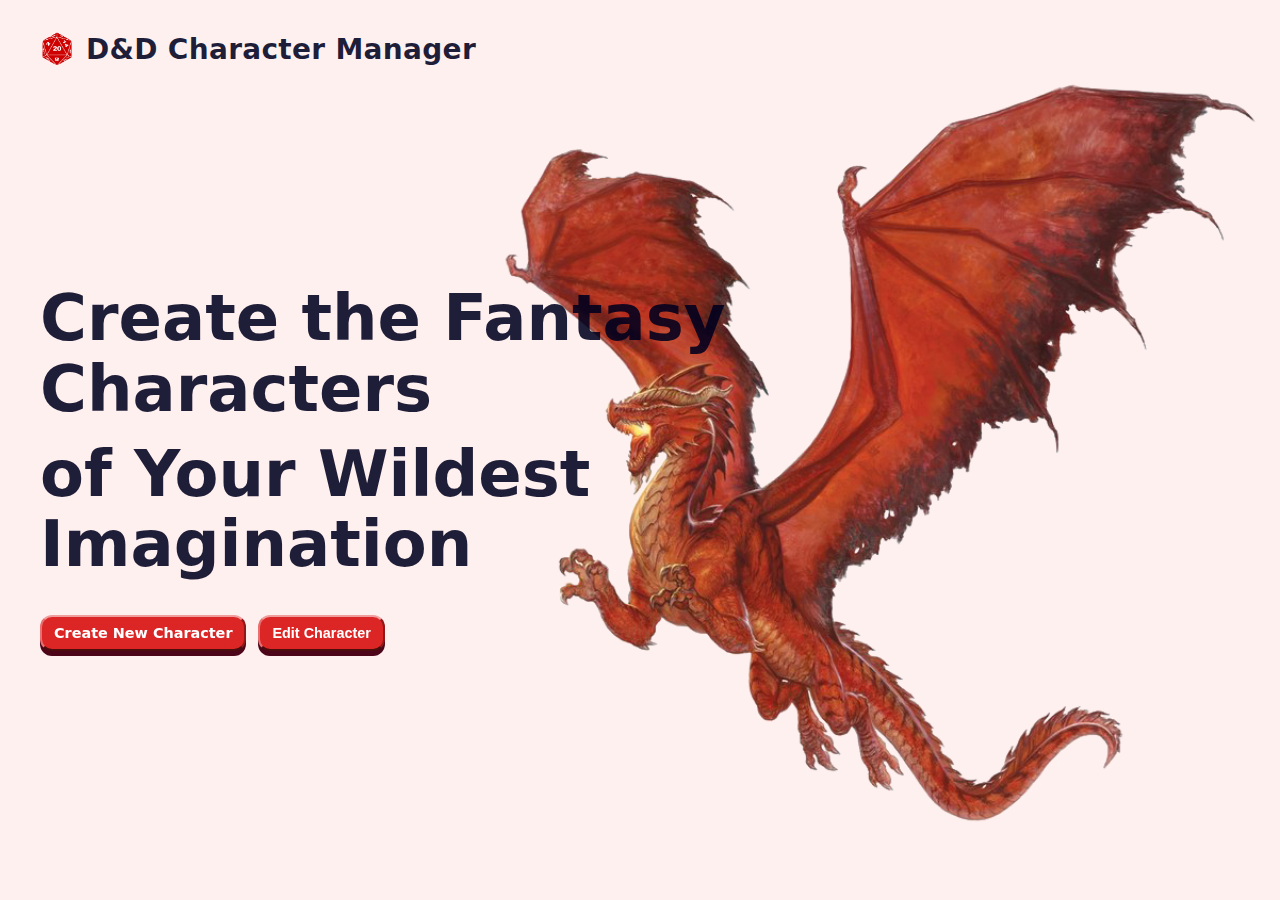
<file: D&DCharacterManager/index.html>
<!DOCTYPE html>
<html lang="en">
    <head>
        <meta charset="UTF-8" />
        <meta name="viewport" content="width=device-width, initial-scale=1.0" />
        <title>D&amp;D Character Manager</title>
        <link rel="stylesheet" href="css/style.css" />
        <script src="js/home.js" defer></script>
        <script src="js/nav.js" defer></script>
    </head>

    <body>
        <div class="page">
            <header class="header">
                <div class="brand">
                    <img class="logo" src="images/d20logo.png" />
                    <h1 class="title">D&amp;D Character Manager</h1>
                </div>
            </header>

            <div class="content">
                <div class="layout">
                    <div class="left-column">
                        <main class="main">
                            <section class="card" aria-labelledby="home-actions-title">
                                <h2 class="card-title1" id="home-actions-title">Create the Fantasy Characters</h2>
                                <h3 class="card-title2">of Your Wildest Imagination</h3>

                                <div class="button-row">
                                    <a class="btn" id="create-new-character" href="race.html" role="button">
                                        Create New Character
                                    </a>

                                    <button class="btn" type="button" id="edit-character">
                                        Edit Character
                                    </button>
                                </div>
                            </section>
                        </main>
                    </div>
                    
                    <aside class="right-column" aria-hidden="true">
                        <img class="right-graphic" src="images/red_dragon.png" alt="" />
                    </aside>
                </div>
            </div>
        </div>
    </body>
</html>
</file>
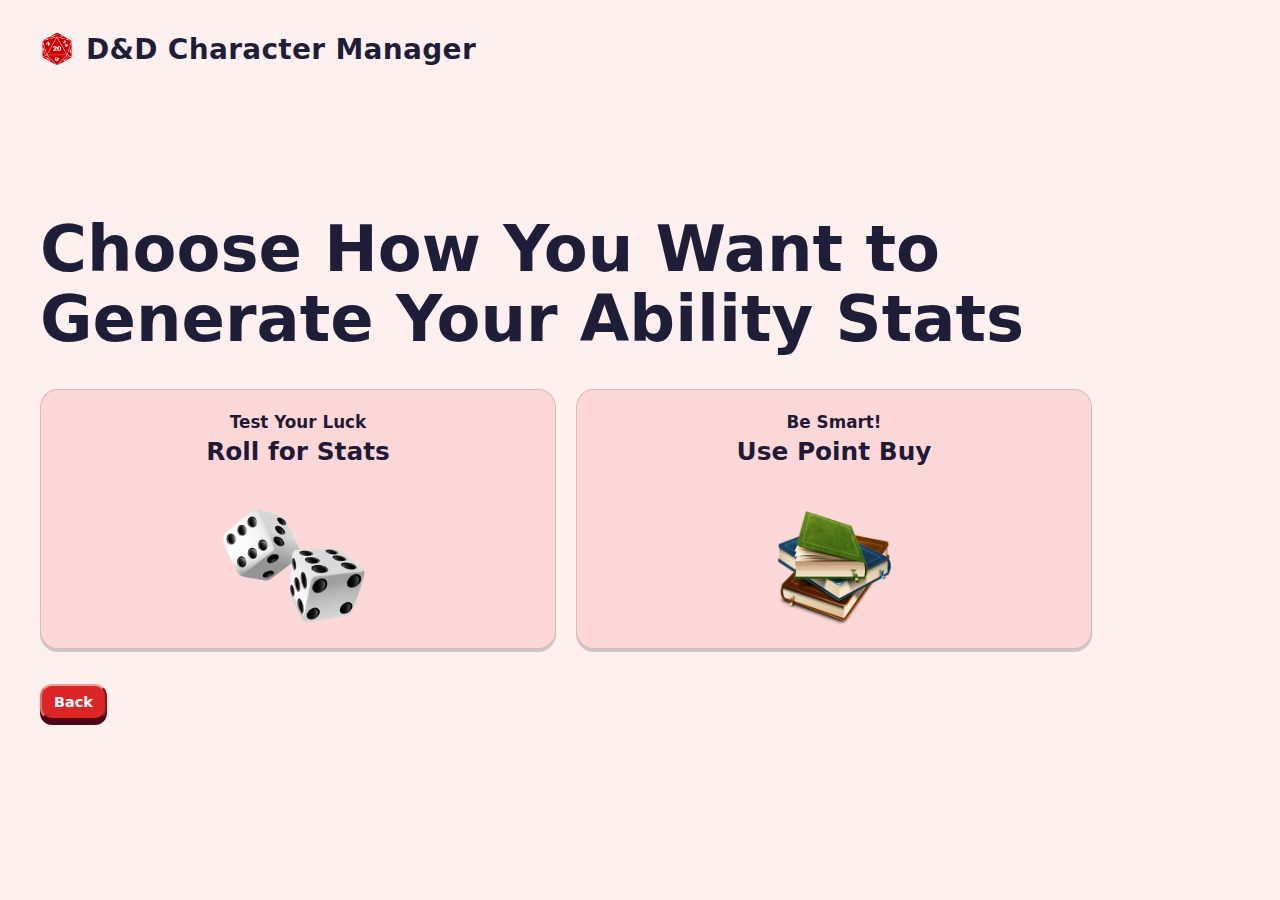
<file: D&DCharacterManager/assign_ability_option.html>
<!DOCTYPE html>
<html lang="en">
    <head>
        <meta charset="UTF-8" />
        <meta name="viewport" content="width=device-width, initial-scale=1.0" />
        <title>D&amp;D Character Manager — Assign Ability Options</title>
        <link rel="stylesheet" href="css/style.css" />
        <script src="js/nav.js" defer></script>
    </head>

    <body>
        <div class="page">
            <header class="header">
                <div class="brand">
                    <img class="logo" src="images/d20logo.png" alt="D20 die logo" />
                    <h1 class="title">D&amp;D Character Manager</h1>
                </div>
            </header>

            <main class="content">
                <section class="card ability-option-card" aria-labelledby="ability-option-title">
                    <h2 class="card-title1" id="ability-option-title">Choose How You Want to Generate Your Ability Stats</h2>

                    <div class="ability-option-grid">
                        <a class="ability-option-tile" id="roll-stats" href="roll_stats.html">
                            <div class="ability-option-text">
                                <div class="ability-option-kicker">Test Your Luck</div>
                                <div class="ability-option-title">Roll for Stats</div>
                            </div>
                            <img class="ability-option-image ability-option-image--dice" src="images/rolling_dice.png" alt="Rolling dice icon" />
                        </a>

                        <a class="ability-option-tile" id="use-point-buy" href="point_buy.html">
                            <div class="ability-option-text">
                                <div class="ability-option-kicker">Be Smart!</div>
                                <div class="ability-option-title">Use Point Buy</div>
                            </div>
                            <img class="ability-option-image ability-option-image--brain" src="images/books.png" alt="Brain with book icon" />
                        </a>
                    </div>

                    <div class="button-row">
                        <a class="btn" id="back" href="background.html">Back</a>
                    </div>
                </section>
            </main>
        </div>
    </body>
</html>
</file>
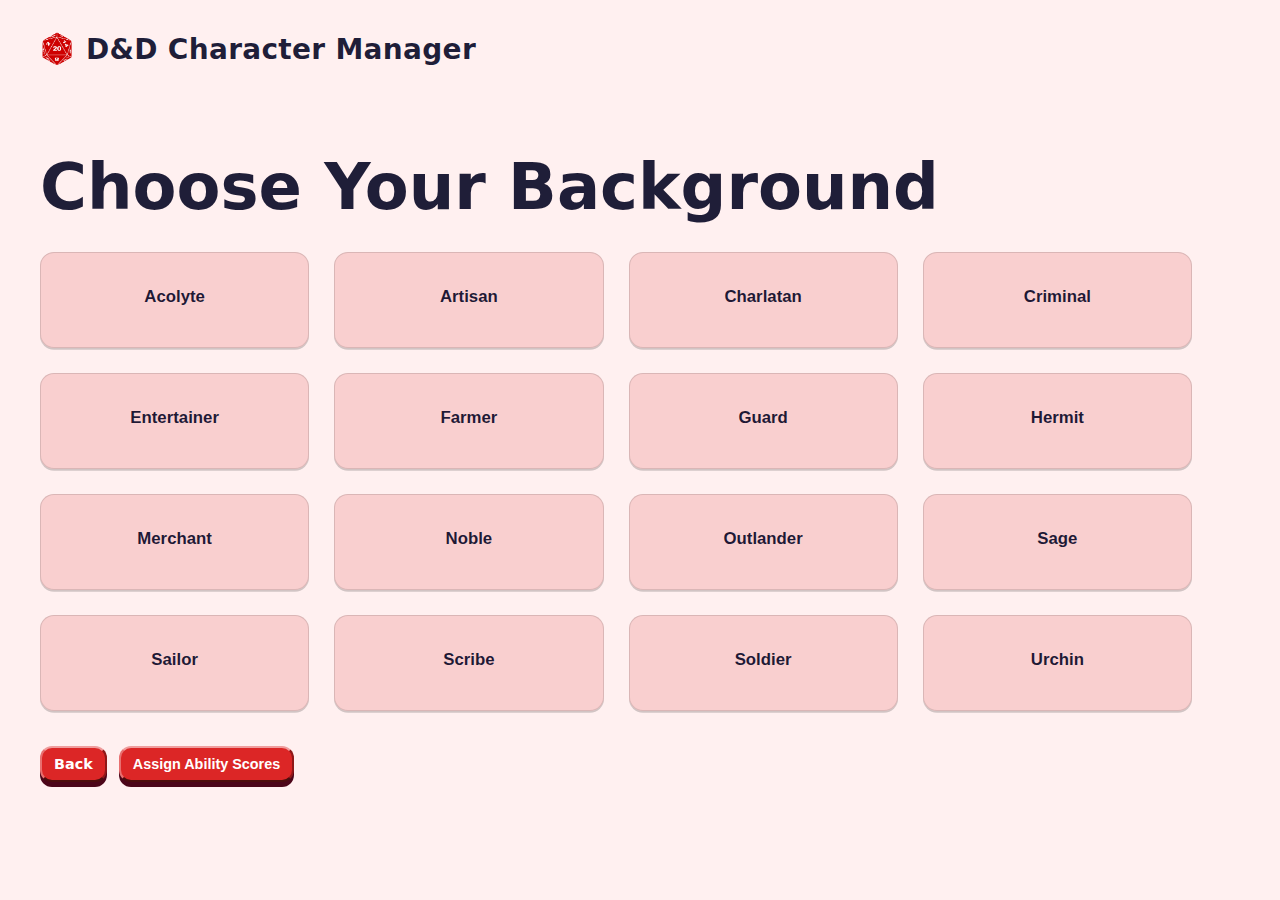
<file: D&DCharacterManager/background.html>
<!DOCTYPE html>
<html lang="en">
    <head>
        <meta charset="UTF-8" />
        <meta name="viewport" content="width=device-width, initial-scale=1.0" />
        <title>D&amp;D Character Manager — Background</title>
        <link rel="stylesheet" href="css/style.css" />
        <script src="js/background.js" defer></script>
        <script src="js/nav.js" defer></script>
    </head>

    <body>
        <div class="page">
            <header class="header">
                <div class="brand">
                    <img class="logo" src="images/d20logo.png" alt="D20 die logo" />
                    <h1 class="title">D&amp;D Character Manager</h1>
                </div>
            </header>

            <main class="content">
                <section class="card starting-class-card" aria-labelledby="background-title">
                    <h2 class="card-title1" id="background-title">Choose Your Background</h2>

                    <div class="class-grid background-grid" role="group" aria-label="Choose a background">
                        <button type="button" class="class-tile" data-background="Acolyte" aria-pressed="false">
                            <div class="class-name">Acolyte</div>
                        </button>

                        <button type="button" class="class-tile" data-background="Artisan" aria-pressed="false">
                            <div class="class-name">Artisan</div>
                        </button>

                        <button type="button" class="class-tile" data-background="Charlatan" aria-pressed="false">
                            <div class="class-name">Charlatan</div>
                        </button>

                        <button type="button" class="class-tile" data-background="Criminal" aria-pressed="false">
                            <div class="class-name">Criminal</div>
                        </button>

                        <button type="button" class="class-tile" data-background="Entertainer" aria-pressed="false">
                            <div class="class-name">Entertainer</div>
                        </button>

                        <button type="button" class="class-tile" data-background="Farmer" aria-pressed="false">
                            <div class="class-name">Farmer</div>
                        </button>

                        <button type="button" class="class-tile" data-background="Guard" aria-pressed="false">
                            <div class="class-name">Guard</div>
                        </button>

                        <button type="button" class="class-tile" data-background="Hermit" aria-pressed="false">
                            <div class="class-name">Hermit</div>
                        </button>

                        <button type="button" class="class-tile" data-background="Merchant" aria-pressed="false">
                            <div class="class-name">Merchant</div>
                        </button>

                        <button type="button" class="class-tile" data-background="Noble" aria-pressed="false">
                            <div class="class-name">Noble</div>
                        </button>

                        <button type="button" class="class-tile" data-background="Outlander" aria-pressed="false">
                            <div class="class-name">Outlander</div>
                        </button>

                        <button type="button" class="class-tile" data-background="Sage" aria-pressed="false">
                            <div class="class-name">Sage</div>
                        </button>

                        <button type="button" class="class-tile" data-background="Sailor" aria-pressed="false">
                            <div class="class-name">Sailor</div>
                        </button>

                        <button type="button" class="class-tile" data-background="Scribe" aria-pressed="false">
                            <div class="class-name">Scribe</div>
                        </button>

                        <button type="button" class="class-tile" data-background="Soldier" aria-pressed="false">
                            <div class="class-name">Soldier</div>
                        </button>

                        <button type="button" class="class-tile" data-background="Urchin" aria-pressed="false">
                            <div class="class-name">Urchin</div>
                        </button>
                    </div>

                    <div class="button-row">
                        <a class="btn" id="back" href="starting_class.html">Back</a>
                        <button type="button" class="btn" id="go-ability-options">Assign Ability Scores</button>
                    </div>
                </section>
            </main>
        </div>
    </body>
</html>
</file>
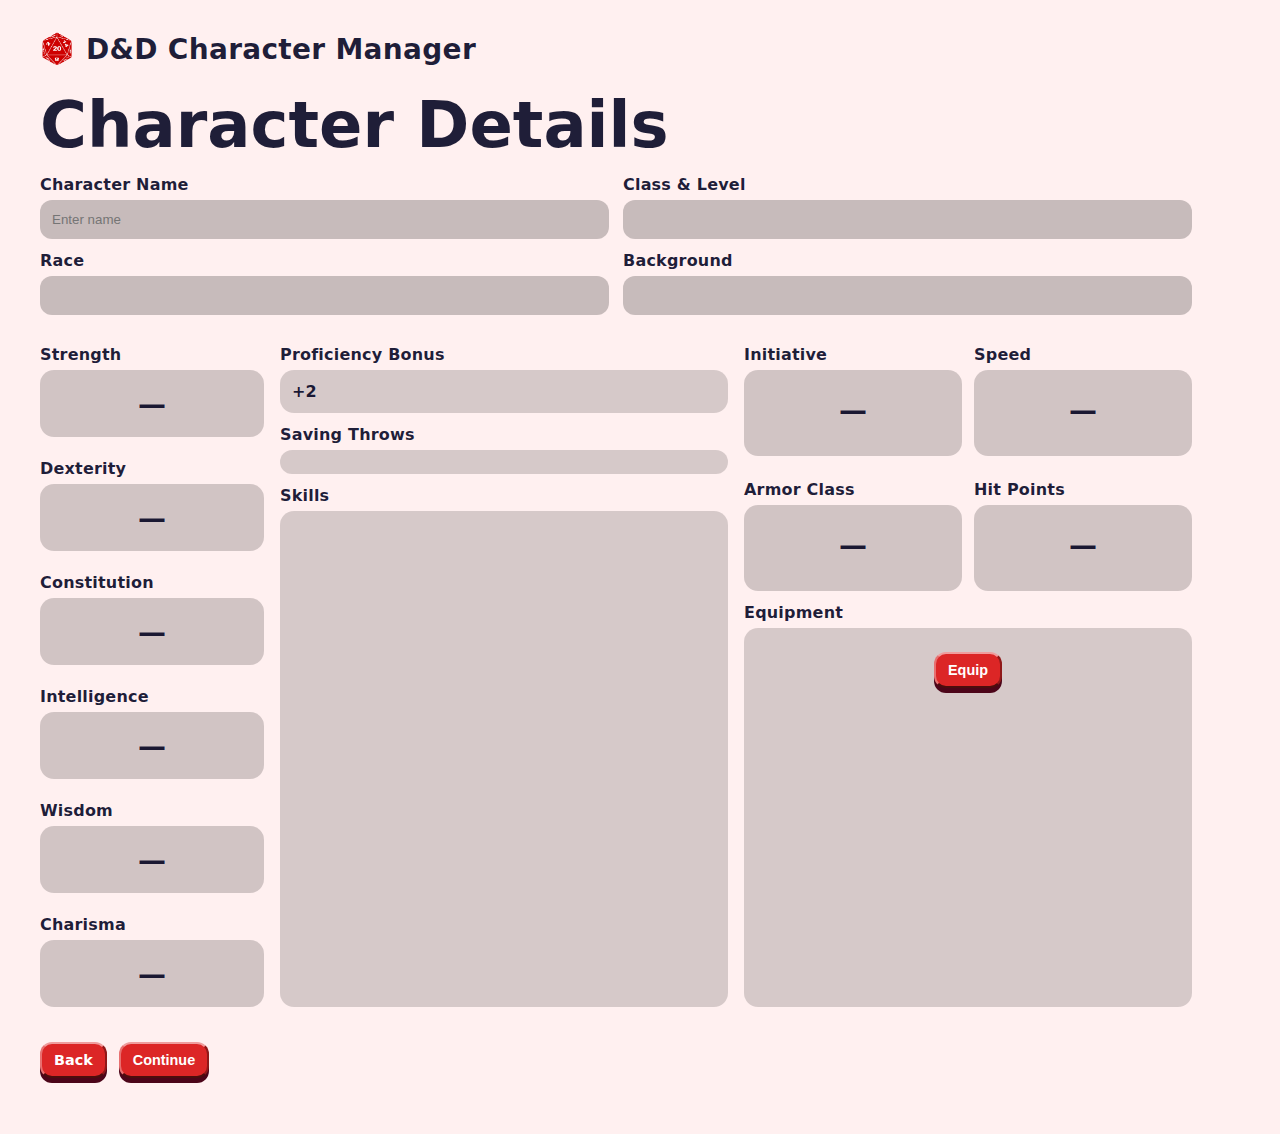
<file: D&DCharacterManager/character_details.html>
<!DOCTYPE html>
<html lang="en">
    <head>
        <meta charset="UTF-8" />
        <meta name="viewport" content="width=device-width, initial-scale=1.0" />
        <title>D&amp;D Character Manager — Character Details</title>

        <link rel="stylesheet" href="css/style.css" />

        <script src="js/character_details.js" defer></script>
        <script src="js/nav.js" defer></script>
    </head>

    <body>
        <div class="page">
            <header class="header">
                <div class="brand">
                    <img class="logo" src="images/d20logo.png" alt="D20 die logo" />
                    <h1 class="title">D&amp;D Character Manager</h1>
                </div>
            </header>

            <main class="content">
                <section class="card character-details-card" aria-labelledby="details-title">
                    <h2 class="card-title1" id="details-title">Character Details</h2>

                    <div class="details-top">
                        <div class="details-row">
                            <div class="field">
                                <div class="field-label">Character Name</div>
                                <input
                                    class="field-input"
                                    id="character-name"
                                    type="text"
                                    placeholder="Enter name"
                                    autocomplete="off"
                                />
                            </div>

                            <div class="field">
                                <div class="field-label">Class &amp; Level</div>
                                <input class="field-input" id="class-level" type="text" readonly />
                            </div>
                        </div>

                        <div class="details-row">
                            <div class="field">
                                <div class="field-label">Race</div>
                                <input class="field-input" id="race" type="text" readonly />
                            </div>

                            <div class="field">
                                <div class="field-label">Background</div>
                                <input class="field-input" id="background" type="text" readonly />
                            </div>
                        </div>
                    </div>

                    <div class="details-grid">
                        <section class="details-col details-col-abilities" aria-label="Ability scores">
                            <div class="details-ability-list" id="ability-list">
                                <div class="box-group">
                                    <div class="box-label">Strength</div>
                                    <div class="details-ability-tile" data-ability="str">
                                        <div class="details-ability-score" id="ability-score-str">—</div>
                                        <div class="details-ability-mod" id="ability-mod-str"></div>
                                    </div>
                                </div>

                                <div class="box-group">
                                    <div class="box-label">Dexterity</div>
                                    <div class="details-ability-tile" data-ability="dex">
                                        <div class="details-ability-score" id="ability-score-dex">—</div>
                                        <div class="details-ability-mod" id="ability-mod-dex"></div>
                                    </div>
                                </div>

                                <div class="box-group">
                                    <div class="box-label">Constitution</div>
                                    <div class="details-ability-tile" data-ability="con">
                                        <div class="details-ability-score" id="ability-score-con">—</div>
                                        <div class="details-ability-mod" id="ability-mod-con"></div>
                                    </div>
                                </div>

                                <div class="box-group">
                                    <div class="box-label">Intelligence</div>
                                    <div class="details-ability-tile" data-ability="int">
                                        <div class="details-ability-score" id="ability-score-int">—</div>
                                        <div class="details-ability-mod" id="ability-mod-int"></div>
                                    </div>
                                </div>

                                <div class="box-group">
                                    <div class="box-label">Wisdom</div>
                                    <div class="details-ability-tile" data-ability="wis">
                                        <div class="details-ability-score" id="ability-score-wis">—</div>
                                        <div class="details-ability-mod" id="ability-mod-wis"></div>
                                    </div>
                                </div>

                                <div class="box-group">
                                    <div class="box-label">Charisma</div>
                                    <div class="details-ability-tile" data-ability="cha">
                                        <div class="details-ability-score" id="ability-score-cha">—</div>
                                        <div class="details-ability-mod" id="ability-mod-cha"></div>
                                    </div>
                                </div>
                            </div>
                        </section>

                        <section class="details-col details-col-mid" aria-label="Proficiency, saving throws, and skills">
                            <div class="box-group" aria-label="Proficiency bonus">
                                <div class="box-label">Proficiency Bonus</div>
                                <div class="details-box details-box-plain" id="prof-box">
                                    <div class="details-plain" id="prof-bonus">+2</div>
                                </div>
                            </div>

                            <div class="box-group" aria-label="Saving throws">
                                <div class="box-label">Saving Throws</div>
                                <div class="details-box">
                                    <div class="details-lines" id="saving-throws"></div>
                                </div>
                            </div>

                            <div class="box-group details-box-grow" aria-label="Skills">
                                <div class="box-label">Skills</div>
                                <div class="details-box details-box-grow">
                                    <div class="details-lines" id="skills-list"></div>
                                </div>
                            </div>
                        </section>

                        <section class="details-col details-col-right" aria-label="Combat stats and equipment">
                            <div class="mini-grid">
                                <div class="box-group">
                                    <div class="box-label">Initiative</div>
                                    <div class="mini-tile">
                                        <div class="mini-value" id="initiative">—</div>
                                    </div>
                                </div>

                                <div class="box-group">
                                    <div class="box-label">Speed</div>
                                    <div class="mini-tile">
                                        <div class="mini-value" id="speed">—</div>
                                    </div>
                                </div>

                                <div class="box-group">
                                    <div class="box-label">Armor Class</div>
                                    <div class="mini-tile">
                                        <div class="mini-value" id="armor-class">—</div>
                                    </div>
                                </div>

                                <div class="box-group">
                                    <div class="box-label">Hit Points</div>
                                    <div class="mini-tile">
                                        <div class="mini-value" id="hit-points">—</div>
                                    </div>
                                </div>
                            </div>

                            <div class="box-group details-box-grow" aria-label="Equipments">
                                <div class="box-label">Equipment</div>

                                <div class="details-box details-box-grow">
                                    <div class="equipments-body" id="equipments-body"></div>
                                    <button class="btn btn-equip" type="button" id="equip">Equip</button>
                                </div>
                            </div>
                        </section>
                    </div>

                    <div class="button-row">
                        <a class="btn" id="back" href="skills.html">Back</a>
                        <button class="btn" id="continue" type="button" disabled>Continue</button>
                    </div>
                </section>
            </main>
        </div>
    </body>
</html>
</file>
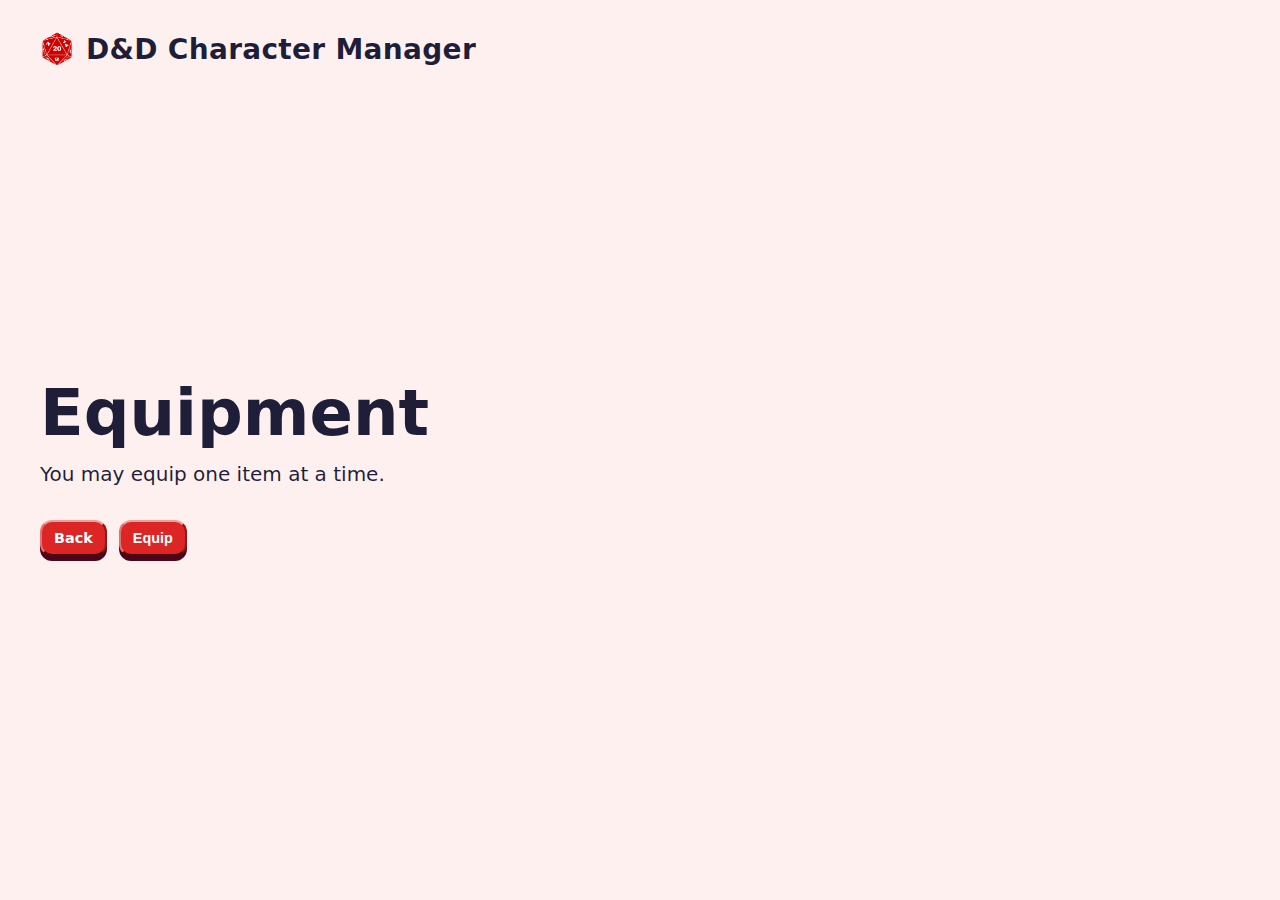
<file: D&DCharacterManager/equipment.html>
<!DOCTYPE html>
<html lang="en">
    <head>
        <meta charset="UTF-8" />
        <meta name="viewport" content="width=device-width, initial-scale=1.0" />
        <title>D&amp;D Character Manager — Equipment</title>

        <link rel="stylesheet" href="css/style.css" />

        <script src="js/equipment.js" defer></script>
        <script src="js/nav.js" defer></script>
    </head>

    <body>
        <div class="page">
            <header class="header">
                <div class="brand">
                    <img class="logo" src="images/d20logo.png" alt="D20 die logo" />
                    <h1 class="title">D&amp;D Character Manager</h1>
                </div>
            </header>

            <main class="content">
                <section class="card equipment-card" aria-labelledby="equipment-title">
                    <h2 class="card-title1" id="equipment-title">Equipment</h2>
                    <p class="card-title3" id="equipment-subtitle">You may equip one item at a time.</p>

                    <div class="equipment-content" id="equipment-content"></div>

                    <div class="button-row">
                        <a class="btn" id="back" href="character_details.html">Back</a>
                        <button class="btn" id="equip" type="button">Equip</button>
                    </div>
                </section>
            </main>
        </div>
    </body>
</html>
</file>
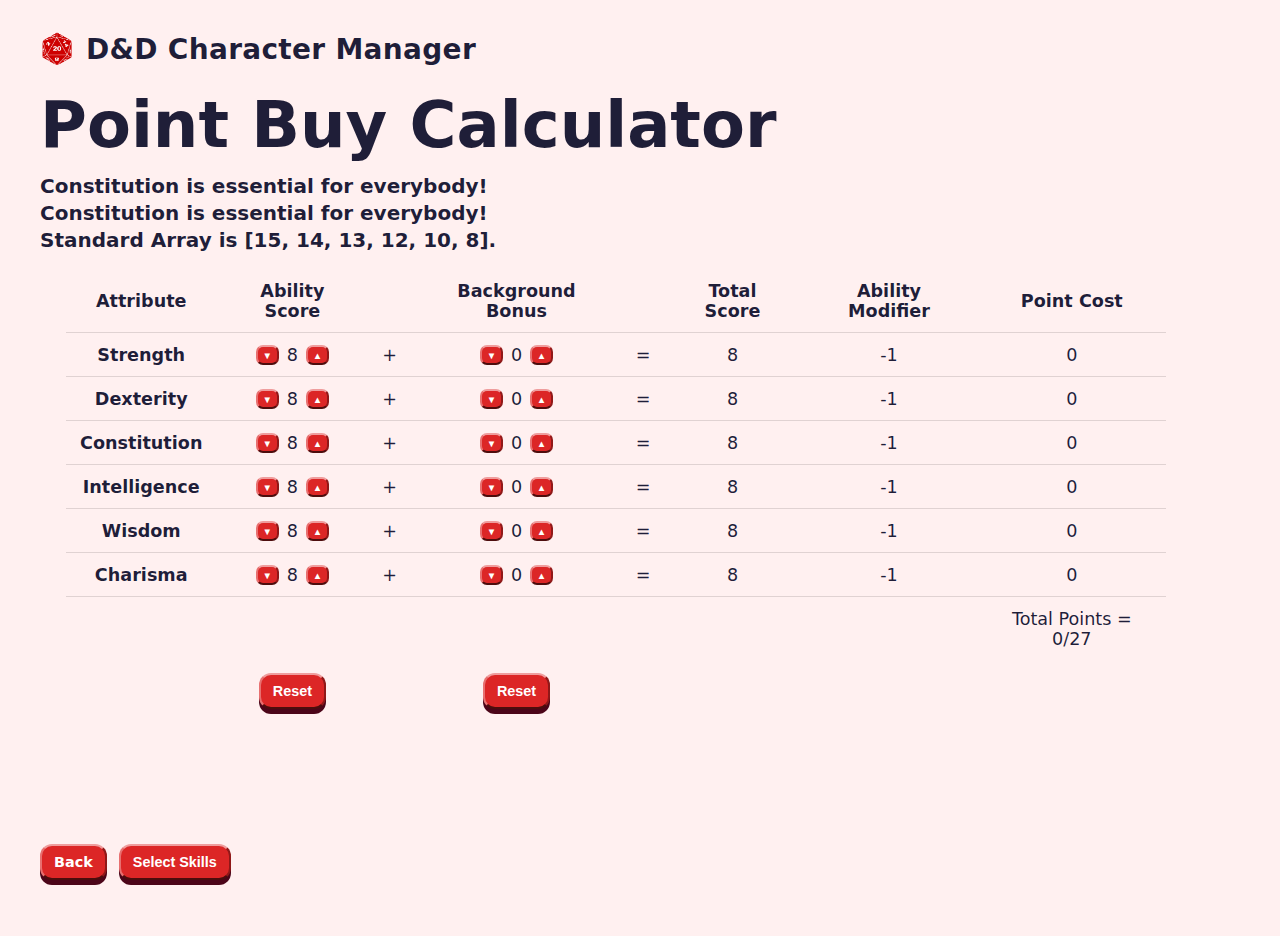
<file: D&DCharacterManager/point_buy.html>
<!DOCTYPE html>
<html lang="en">
    <head>
        <meta charset="UTF-8" />
        <meta name="viewport" content="width=device-width, initial-scale=1.0" />
        <title>D&amp;D Character Manager — Point Buy</title>
        <link rel="stylesheet" href="css/style.css" />
        <script src="js/class_info.js" defer></script>
        <script src="js/point_buy.js" defer></script>
        <script src="js/nav.js" defer></script>
    </head>

    
    <body>
        <div class="page">
            <header class="header">
                <div class="brand">
                    <img class="logo" src="images/d20logo.png" alt="D20 die logo" />
                    <h1 class="title">D&amp;D Character Manager</h1>
                </div>
            </header>

            <main class="content">
                <section class="card pointbuy-card" aria-labelledby="point-buy-title">
                    <h2 class="card-title1" id="point-buy-title">Point Buy Calculator</h2>
                    <h3 class="card-title3" id="class-subtitle"></h3>
                    <h4 class="card-title3" id="class-subtitle">Constitution is essential for everybody!</h4>
                    <h4 class="card-title3" id="class-subtitle">Standard Array is [15, 14, 13, 12, 10, 8].</h4>

                    <div class="pointbuy-table-wrap">
                        <table class="pointbuy-table" aria-label="Point buy table">
                            <thead>
                                <tr>
                                    <th scope="col">Attribute</th>
                                    <th scope="col">Ability Score</th>
                                    <th scope="col"></th>
                                    <th scope="col">Background Bonus</th>
                                    <th scope="col"></th>
                                    <th scope="col">Total Score</th>
                                    <th scope="col">Ability Modifier</th>
                                    <th scope="col">Point Cost</th>
                                </tr>
                            </thead>

                            <tbody>
                                <tr>
                                    <th scope="row">Strength</th>

                                    <td>
                                        <button class="btn btn-sm" type="button" data-ability="str" data-action="score-down" aria-label="Decrease Strength score">▼</button>
                                        <span data-ability="str" data-field="score">8</span>
                                        <button class="btn btn-sm" type="button" data-ability="str" data-action="score-up" aria-label="Increase Strength score">▲</button>
                                    </td>

                                    <td>+</td>

                                    <td>
                                        <button class="btn btn-sm" type="button" data-ability="str" data-action="bonus-down" aria-label="Decrease Strength background bonus">▼</button>
                                        <span data-ability="str" data-field="bonus">0</span>
                                        <button class="btn btn-sm" type="button" data-ability="str" data-action="bonus-up" aria-label="Increase Strength background bonus">▲</button>
                                    </td>

                                    <td>=</td>

                                    <td><span data-ability="str" data-field="total">8</span></td>
                                    <td><span data-ability="str" data-field="mod">-1</span></td>
                                    <td><span data-ability="str" data-field="cost">0</span></td>
                                </tr>

                                <tr>
                                    <th scope="row">Dexterity</th>

                                    <td>
                                        <button class="btn btn-sm" type="button" data-ability="dex" data-action="score-down" aria-label="Decrease Dexterity score">▼</button>
                                        <span data-ability="dex" data-field="score">8</span>
                                        <button class="btn btn-sm" type="button" data-ability="dex" data-action="score-up" aria-label="Increase Dexterity score">▲</button>
                                    </td>

                                    <td>+</td>

                                    <td>
                                        <button class="btn btn-sm" type="button" data-ability="dex" data-action="bonus-down" aria-label="Decrease Dexterity background bonus">▼</button>
                                        <span data-ability="dex" data-field="bonus">0</span>
                                        <button class="btn btn-sm" type="button" data-ability="dex" data-action="bonus-up" aria-label="Increase Dexterity background bonus">▲</button>
                                    </td>

                                    <td>=</td>

                                    <td><span data-ability="dex" data-field="total">8</span></td>
                                    <td><span data-ability="dex" data-field="mod">-1</span></td>
                                    <td><span data-ability="dex" data-field="cost">0</span></td>
                                </tr>

                                <tr>
                                    <th scope="row">Constitution</th>

                                    <td>
                                        <button class="btn btn-sm" type="button" data-ability="con" data-action="score-down" aria-label="Decrease Constitution score">▼</button>
                                        <span data-ability="con" data-field="score">8</span>
                                        <button class="btn btn-sm" type="button" data-ability="con" data-action="score-up" aria-label="Increase Constitution score">▲</button>
                                    </td>

                                    <td>+</td>

                                    <td>
                                        <button class="btn btn-sm" type="button" data-ability="con" data-action="bonus-down" aria-label="Decrease Constitution background bonus">▼</button>
                                        <span data-ability="con" data-field="bonus">0</span>
                                        <button class="btn btn-sm" type="button" data-ability="con" data-action="bonus-up" aria-label="Increase Constitution background bonus">▲</button>
                                    </td>

                                    <td>=</td>

                                    <td><span data-ability="con" data-field="total">8</span></td>
                                    <td><span data-ability="con" data-field="mod">-1</span></td>
                                    <td><span data-ability="con" data-field="cost">0</span></td>
                                </tr>

                                <tr>
                                    <th scope="row">Intelligence</th>

                                    <td>
                                        <button class="btn btn-sm" type="button" data-ability="int" data-action="score-down" aria-label="Decrease Intelligence score">▼</button>
                                        <span data-ability="int" data-field="score">8</span>
                                        <button class="btn btn-sm" type="button" data-ability="int" data-action="score-up" aria-label="Increase Intelligence score">▲</button>
                                    </td>

                                    <td>+</td>

                                    <td>
                                        <button class="btn btn-sm" type="button" data-ability="int" data-action="bonus-down" aria-label="Decrease Intelligence background bonus">▼</button>
                                        <span data-ability="int" data-field="bonus">0</span>
                                        <button class="btn btn-sm" type="button" data-ability="int" data-action="bonus-up" aria-label="Increase Intelligence background bonus">▲</button>
                                    </td>

                                    <td>=</td>

                                    <td><span data-ability="int" data-field="total">8</span></td>
                                    <td><span data-ability="int" data-field="mod">-1</span></td>
                                    <td><span data-ability="int" data-field="cost">0</span></td>
                                </tr>

                                <tr>
                                    <th scope="row">Wisdom</th>

                                    <td>
                                        <button class="btn btn-sm" type="button" data-ability="wis" data-action="score-down" aria-label="Decrease Wisdom score">▼</button>
                                        <span data-ability="wis" data-field="score">8</span>
                                        <button class="btn btn-sm" type="button" data-ability="wis" data-action="score-up" aria-label="Increase Wisdom score">▲</button>
                                    </td>

                                    <td>+</td>

                                    <td>
                                        <button class="btn btn-sm" type="button" data-ability="wis" data-action="bonus-down" aria-label="Decrease Wisdom background bonus">▼</button>
                                        <span data-ability="wis" data-field="bonus">0</span>
                                        <button class="btn btn-sm" type="button" data-ability="wis" data-action="bonus-up" aria-label="Increase Wisdom background bonus">▲</button>
                                    </td>

                                    <td>=</td>

                                    <td><span data-ability="wis" data-field="total">8</span></td>
                                    <td><span data-ability="wis" data-field="mod">-1</span></td>
                                    <td><span data-ability="wis" data-field="cost">0</span></td>
                                </tr>

                                <tr>
                                    <th scope="row">Charisma</th>

                                    <td>
                                        <button class="btn btn-sm" type="button" data-ability="cha" data-action="score-down" aria-label="Decrease Charisma score">▼</button>
                                        <span data-ability="cha" data-field="score">8</span>
                                        <button class="btn btn-sm" type="button" data-ability="cha" data-action="score-up" aria-label="Increase Charisma score">▲</button>
                                    </td>

                                    <td>+</td>

                                    <td>
                                        <button class="btn btn-sm" type="button" data-ability="cha" data-action="bonus-down" aria-label="Decrease Charisma background bonus">▼</button>
                                        <span data-ability="cha" data-field="bonus">0</span>
                                        <button class="btn btn-sm" type="button" data-ability="cha" data-action="bonus-up" aria-label="Increase Charisma background bonus">▲</button>
                                    </td>

                                    <td>=</td>

                                    <td><span data-ability="cha" data-field="total">8</span></td>
                                    <td><span data-ability="cha" data-field="mod">-1</span></td>
                                    <td><span data-ability="cha" data-field="cost">0</span></td>
                                </tr>
                            </tbody>

                            <tfoot>
                                <tr>
                                    <td colspan="7"></td>
                                    <td>
                                        Total Points = <span id="points-used">0</span>/27
                                    </td>
                                </tr>

                                <tr>
                                    <td></td>
                                    <td>
                                        <button type="button" class="btn" id="reset-scores">Reset</button>
                                    </td>
                                    <td></td>
                                    <td>
                                        <button type="button" class="btn" id="reset-bonuses">Reset</button>
                                    </td>
                                    <td colspan="4"></td>
                                </tr>
                            </tfoot>
                        </table>
                    </div>

                    <div class="error-area" id="error-area" role="status" aria-live="polite">
                        <div class="error-title" id="error-title">Error:</div>
                        <div class="error-message" id="error-message"></div>
                    </div>

                    <div class="button-row">
                        <a class="btn" id="back" href="assign_ability_option.html">Back</a>
                        <button type="button" class="btn" id="select-skills">Select Skills</button>
                    </div>
                </section>
            </main>
        </div>
    </body>
</html>
</file>
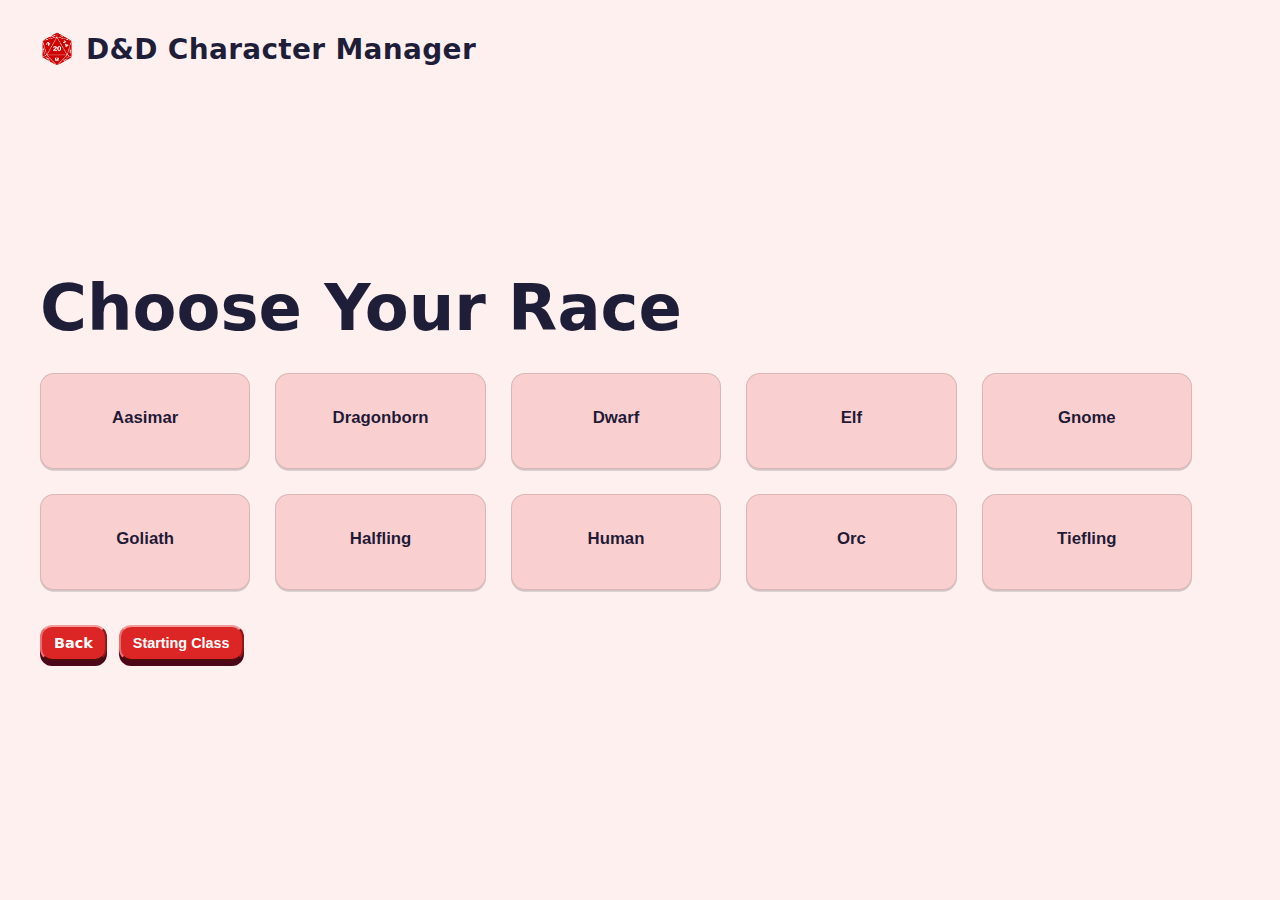
<file: D&DCharacterManager/race.html>
<!DOCTYPE html>
<html lang="en">
    <head>
        <meta charset="UTF-8" />
        <meta name="viewport" content="width=device-width, initial-scale=1.0" />
        <title>D&amp;D Character Manager — Race</title>
        <link rel="stylesheet" href="css/style.css" />
        <script src="js/race.js" defer></script>
        <script src="js/nav.js" defer></script>
    </head>

    <body>
        <div class="page">
            <header class="header">
                <div class="brand">
                    <img class="logo" src="images/d20logo.png" alt="D20 die logo" />
                    <h1 class="title">D&amp;D Character Manager</h1>
                </div>
            </header>

            <main class="content">
                <section class="card race-card" aria-labelledby="race-title">
                    <h2 class="card-title1" id="race-title">Choose Your Race</h2>

                    <div class="class-grid dynamic-grid" id="race-grid" role="group" aria-label="Choose a race">
                        <button type="button" class="class-tile" data-race="Aasimar" aria-pressed="false">
                            <div class="class-name">Aasimar</div>
                        </button>

                        <button type="button" class="class-tile" data-race="Dragonborn" aria-pressed="false">
                            <div class="class-name">Dragonborn</div>
                        </button>

                        <button type="button" class="class-tile" data-race="Dwarf" aria-pressed="false">
                            <div class="class-name">Dwarf</div>
                        </button>

                        <button type="button" class="class-tile" data-race="Elf" aria-pressed="false">
                            <div class="class-name">Elf</div>
                        </button>

                        <button type="button" class="class-tile" data-race="Gnome" aria-pressed="false">
                            <div class="class-name">Gnome</div>
                        </button>

                        <button type="button" class="class-tile" data-race="Goliath" aria-pressed="false">
                            <div class="class-name">Goliath</div>
                        </button>

                        <button type="button" class="class-tile" data-race="Halfling" aria-pressed="false">
                            <div class="class-name">Halfling</div>
                        </button>

                        <button type="button" class="class-tile" data-race="Human" aria-pressed="false">
                            <div class="class-name">Human</div>
                        </button>

                        <button type="button" class="class-tile" data-race="Orc" aria-pressed="false">
                            <div class="class-name">Orc</div>
                        </button>

                        <button type="button" class="class-tile" data-race="Tiefling" aria-pressed="false">
                            <div class="class-name">Tiefling</div>
                        </button>
                    </div>

                    <div class="subrace-section" id="subrace-section" hidden>
                        <h3 class="card-title4" id="subrace-title">Choose Your Subrace</h3>

                        <div class="class-grid dynamic-grid subrace-grid" id="subrace-grid" role="group" aria-label="Choose a subrace"></div>
                    </div>

                    <div class="button-row">
                        <a class="btn" id="back" href="index.html">Back</a>
                        <button type="button" class="btn" id="next">Starting Class</button>
                    </div>
                </section>
            </main>
        </div>
    </body>
</html>
</file>
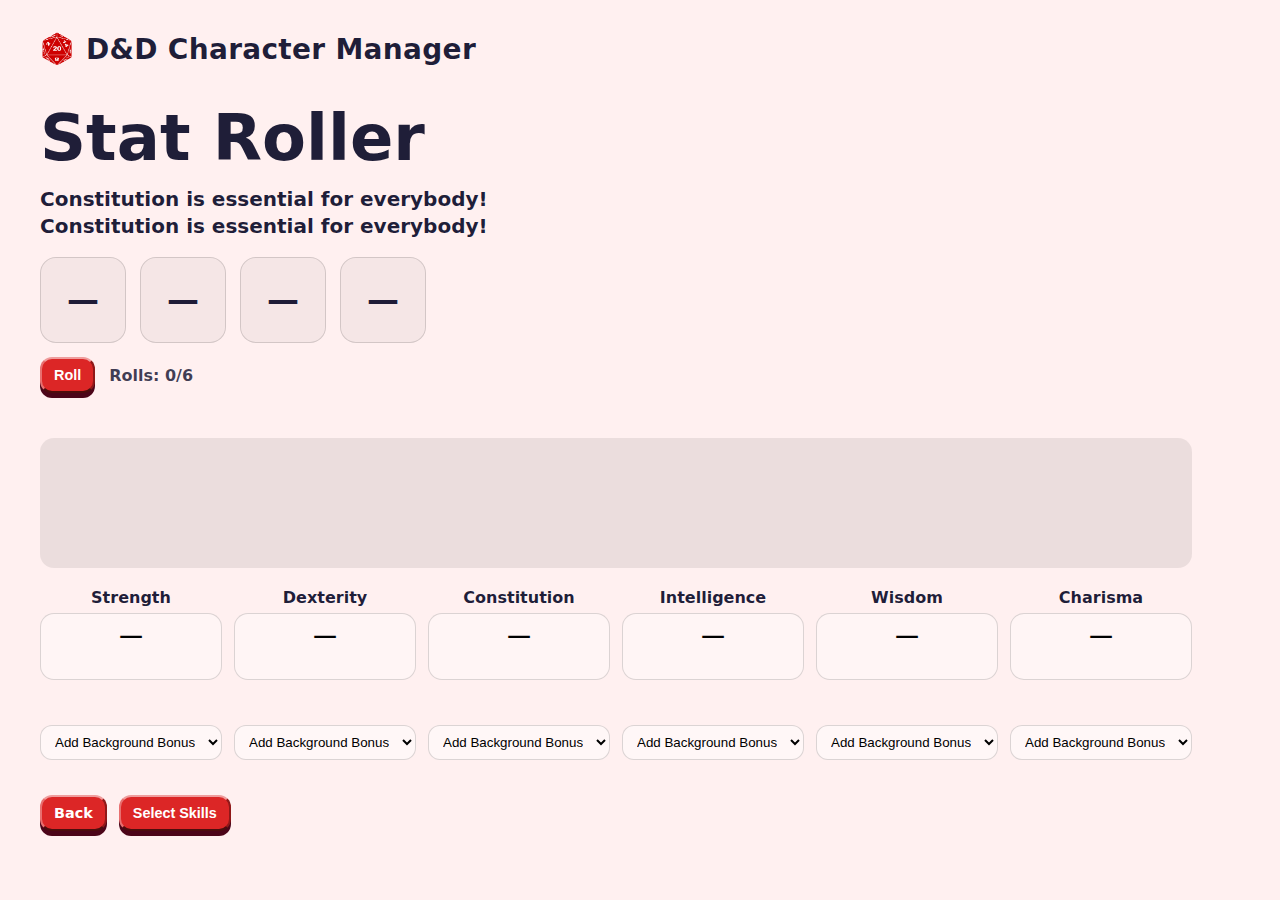
<file: D&DCharacterManager/roll_stats.html>
<!DOCTYPE html>
<html lang="en">
    <head>
        <meta charset="UTF-8" />
        <meta name="viewport" content="width=device-width, initial-scale=1.0" />
        <title>D&amp;D Character Manager — Stat Roller</title>
        <link rel="stylesheet" href="css/style.css" />
        <script src="js/class_info.js" defer></script>
        <script src="js/roll_stats.js" defer></script>
        <script src="js/nav.js" defer></script>
    </head>

    <body>
        <div class="page">
            <header class="header">
                <div class="brand">
                    <img class="logo" src="images/d20logo.png" alt="D20 die logo" />
                    <h1 class="title">D&amp;D Character Manager</h1>
                </div>
            </header>

            <main class="content">
                <section class="card roller-card" aria-labelledby="roller-title">
                    <h2 class="card-title1" id="roller-title">Stat Roller</h2>
                    <h3 class="card-title3" id="class-subtitle"></h3>
                    <h4 class="card-title3" id="class-subtitle">Constitution is essential for everybody!</h4>

                    <div class="dice-row" aria-label="Four d6 dice">
                        <div class="die-cell" id="die-0" aria-label="Die 1">—</div>
                        <div class="die-cell" id="die-1" aria-label="Die 2">—</div>
                        <div class="die-cell" id="die-2" aria-label="Die 3">—</div>
                        <div class="die-cell" id="die-3" aria-label="Die 4">—</div>
                    </div>

                    <div class="roller-controls">
                        <button type="button" class="btn" id="roll-btn">Roll</button>
                        <div class="roll-count" id="roll-count">Rolls: 0/6</div>
                    </div>

                    <div class="pool-wrap" aria-label="Rolled score pool">
                        <div class="pool-grid" id="pool-grid">
                            <div class="pool-cell" data-pool-pos="0"></div>
                            <div class="pool-cell" data-pool-pos="1"></div>
                            <div class="pool-cell" data-pool-pos="2"></div>
                            <div class="pool-cell" data-pool-pos="3"></div>
                            <div class="pool-cell" data-pool-pos="4"></div>
                            <div class="pool-cell" data-pool-pos="5"></div>

                            <div class="pool-cell" data-pool-pos="6"></div>
                            <div class="pool-cell" data-pool-pos="7"></div>
                            <div class="pool-cell" data-pool-pos="8"></div>
                            <div class="pool-cell" data-pool-pos="9"></div>
                            <div class="pool-cell" data-pool-pos="10"></div>
                            <div class="pool-cell" data-pool-pos="11"></div>
                        </div>
                    </div>

                    <div class="ability-assign" aria-label="Assign rolled scores to abilities">
                        <div class="ability-slot" data-ability="str">
                            <div class="ability-label">Strength</div>
                            <button type="button" class="ability-tile" data-ability="str">
                                <div class="ability-number" data-ability="str" data-field="number">—</div>
                                <div class="ability-mod" data-ability="str" data-field="mod"></div>
                            </button>

                            <div class="ability-undo-space">
                                <button type="button" class="btn btn-undo" data-ability="str" hidden>Undo</button>
                            </div>

                            <div class="ability-bonus-space">
                                <select class="ability-bonus" data-ability="str">
                                    <option value="0" selected>Add Background Bonus</option>
                                    <option value="2">Add +2</option>
                                    <option value="1">Add +1</option>
                                </select>
                            </div>
                        </div>

                        <div class="ability-slot" data-ability="dex">
                            <div class="ability-label">Dexterity</div>
                            <button type="button" class="ability-tile" data-ability="dex">
                                <div class="ability-number" data-ability="dex" data-field="number">—</div>
                                <div class="ability-mod" data-ability="dex" data-field="mod"></div>
                            </button>

                            <div class="ability-undo-space">
                                <button type="button" class="btn btn-undo" data-ability="dex" hidden>Undo</button>
                            </div>

                            <div class="ability-bonus-space">
                                <select class="ability-bonus" data-ability="dex">
                                    <option value="0" selected>Add Background Bonus</option>
                                    <option value="2">Add +2</option>
                                    <option value="1">Add +1</option>
                                </select>
                            </div>
                        </div>

                        <div class="ability-slot" data-ability="con">
                            <div class="ability-label">Constitution</div>
                            <button type="button" class="ability-tile" data-ability="con">
                                <div class="ability-number" data-ability="con" data-field="number">—</div>
                                <div class="ability-mod" data-ability="con" data-field="mod"></div>
                            </button>

                            <div class="ability-undo-space">
                                <button type="button" class="btn btn-undo" data-ability="con" hidden>Undo</button>
                            </div>

                            <div class="ability-bonus-space">
                                <select class="ability-bonus" data-ability="con">
                                    <option value="0" selected>Add Background Bonus</option>
                                    <option value="2">Add +2</option>
                                    <option value="1">Add +1</option>
                                </select>
                            </div>
                        </div>

                        <div class="ability-slot" data-ability="int">
                            <div class="ability-label">Intelligence</div>
                            <button type="button" class="ability-tile" data-ability="int">
                                <div class="ability-number" data-ability="int" data-field="number">—</div>
                                <div class="ability-mod" data-ability="int" data-field="mod"></div>
                            </button>

                            <div class="ability-undo-space">
                                <button type="button" class="btn btn-undo" data-ability="int" hidden>Undo</button>
                            </div>

                            <div class="ability-bonus-space">
                                <select class="ability-bonus" data-ability="int">
                                    <option value="0" selected>Add Background Bonus</option>
                                    <option value="2">Add +2</option>
                                    <option value="1">Add +1</option>
                                </select>
                            </div>
                        </div>

                        <div class="ability-slot" data-ability="wis">
                            <div class="ability-label">Wisdom</div>
                            <button type="button" class="ability-tile" data-ability="wis">
                                <div class="ability-number" data-ability="wis" data-field="number">—</div>
                                <div class="ability-mod" data-ability="wis" data-field="mod"></div>
                            </button>

                            <div class="ability-undo-space">
                                <button type="button" class="btn btn-undo" data-ability="wis" hidden>Undo</button>
                            </div>

                            <div class="ability-bonus-space">
                                <select class="ability-bonus" data-ability="wis">
                                    <option value="0" selected>Add Background Bonus</option>
                                    <option value="2">Add +2</option>
                                    <option value="1">Add +1</option>
                                </select>
                            </div>
                        </div>

                        <div class="ability-slot" data-ability="cha">
                            <div class="ability-label">Charisma</div>
                            <button type="button" class="ability-tile" data-ability="cha">
                                <div class="ability-number" data-ability="cha" data-field="number">—</div>
                                <div class="ability-mod" data-ability="cha" data-field="mod"></div>
                            </button>

                            <div class="ability-undo-space">
                                <button type="button" class="btn btn-undo" data-ability="cha" hidden>Undo</button>
                            </div>

                            <div class="ability-bonus-space">
                                <select class="ability-bonus" data-ability="cha">
                                    <option value="0" selected>Add Background Bonus</option>
                                    <option value="2">Add +2</option>
                                    <option value="1">Add +1</option>
                                </select>
                            </div>
                        </div>
                    </div>

                    <div class="button-row">
                        <a class="btn" id="back" href="assign_ability_option.html">Back</a>
                        <button type="button" class="btn" id="select-skills">Select Skills</button>
                    </div>
                </section>
            </main>
        </div>
    </body>
</html>
</file>
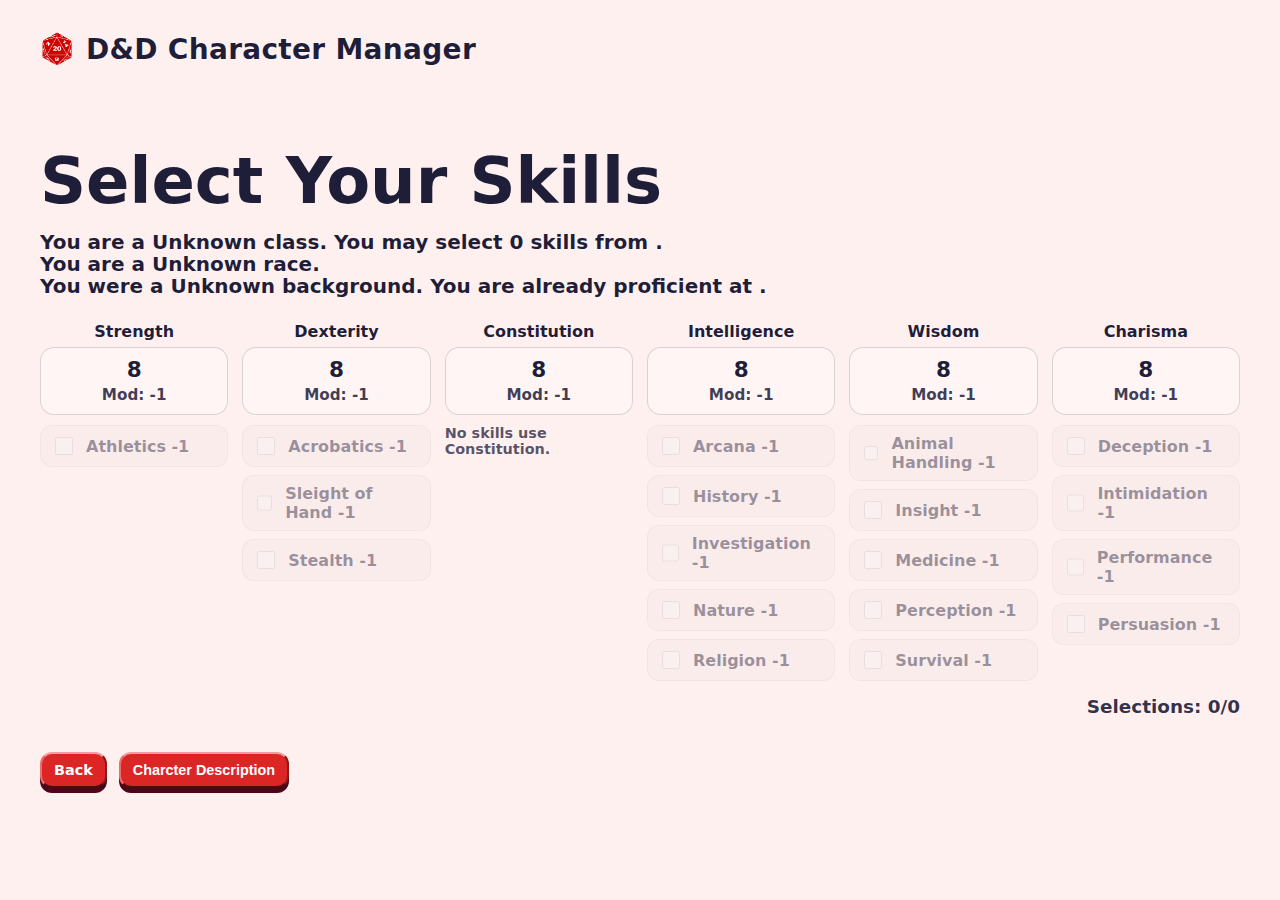
<file: D&DCharacterManager/skills.html>
<!DOCTYPE html>
<html lang="en">
    <head>
        <meta charset="UTF-8" />
        <meta name="viewport" content="width=device-width, initial-scale=1.0" />
        <title>D&amp;D Character Manager — Skills</title>
        <link rel="stylesheet" href="css/style.css" />
        <script src="js/skills.js" defer></script>
        <script src="js/nav.js" defer></script>
    </head>

    <body>
        <div class="page">
            <header class="header">
                <div class="brand">
                    <img class="logo" src="images/d20logo.png" alt="D20 die logo" />
                    <h1 class="title">D&amp;D Character Manager</h1>
                </div>
            </header>

            <main class="content">
                <section class="card skills-card" aria-labelledby="skills-title">
                    <h2 class="card-title1" id="skills-title">Select Your Skills</h2>
                    <h3 class="card-title3" id="skills-subtitle"></h3>

                    <div class="skills-abilities" aria-label="Ability scores and skill selection">
                        <div class="skills-col" data-ability="str">
                            <div class="ability-label">Strength</div>
                            <div class="skills-ability-tile">
                                <div class="skills-ability-score" id="score-str">—</div>
                                <div class="skills-ability-mod" id="mod-str"></div>
                            </div>

                            <div class="skill-list" data-skill-ability="str"></div>
                        </div>

                        <div class="skills-col" data-ability="dex">
                            <div class="ability-label">Dexterity</div>
                            <div class="skills-ability-tile">
                                <div class="skills-ability-score" id="score-dex">—</div>
                                <div class="skills-ability-mod" id="mod-dex"></div>
                            </div>

                            <div class="skill-list" data-skill-ability="dex"></div>
                        </div>

                        <div class="skills-col" data-ability="con">
                            <div class="ability-label">Constitution</div>
                            <div class="skills-ability-tile">
                                <div class="skills-ability-score" id="score-con">—</div>
                                <div class="skills-ability-mod" id="mod-con"></div>
                            </div>

                            <div class="skill-list empty-skill-list">
                                <div class="no-skill-note">No skills use Constitution.</div>
                            </div>
                        </div>

                        <div class="skills-col" data-ability="int">
                            <div class="ability-label">Intelligence</div>
                            <div class="skills-ability-tile">
                                <div class="skills-ability-score" id="score-int">—</div>
                                <div class="skills-ability-mod" id="mod-int"></div>
                            </div>

                            <div class="skill-list" data-skill-ability="int"></div>
                        </div>

                        <div class="skills-col" data-ability="wis">
                            <div class="ability-label">Wisdom</div>
                            <div class="skills-ability-tile">
                                <div class="skills-ability-score" id="score-wis">—</div>
                                <div class="skills-ability-mod" id="mod-wis"></div>
                            </div>

                            <div class="skill-list" data-skill-ability="wis"></div>
                        </div>

                        <div class="skills-col" data-ability="cha">
                            <div class="ability-label">Charisma</div>
                            <div class="skills-ability-tile">
                                <div class="skills-ability-score" id="score-cha">—</div>
                                <div class="skills-ability-mod" id="mod-cha"></div>
                            </div>

                            <div class="skill-list" data-skill-ability="cha"></div>
                        </div>
                    </div>

                    <div class="choices-bar">
                        <div class="choices-text" id="choices-text">Selections: 0/0</div>
                    </div>

                    <div class="button-row">
                        <a class="btn" id="back" href="roll_stats.html">Back</a>
                        <button type="button" class="btn" id="finish" disabled>Charcter Description</button>
                    </div>
                </section>
            </main>
        </div>
    </body>
</html>
</file>
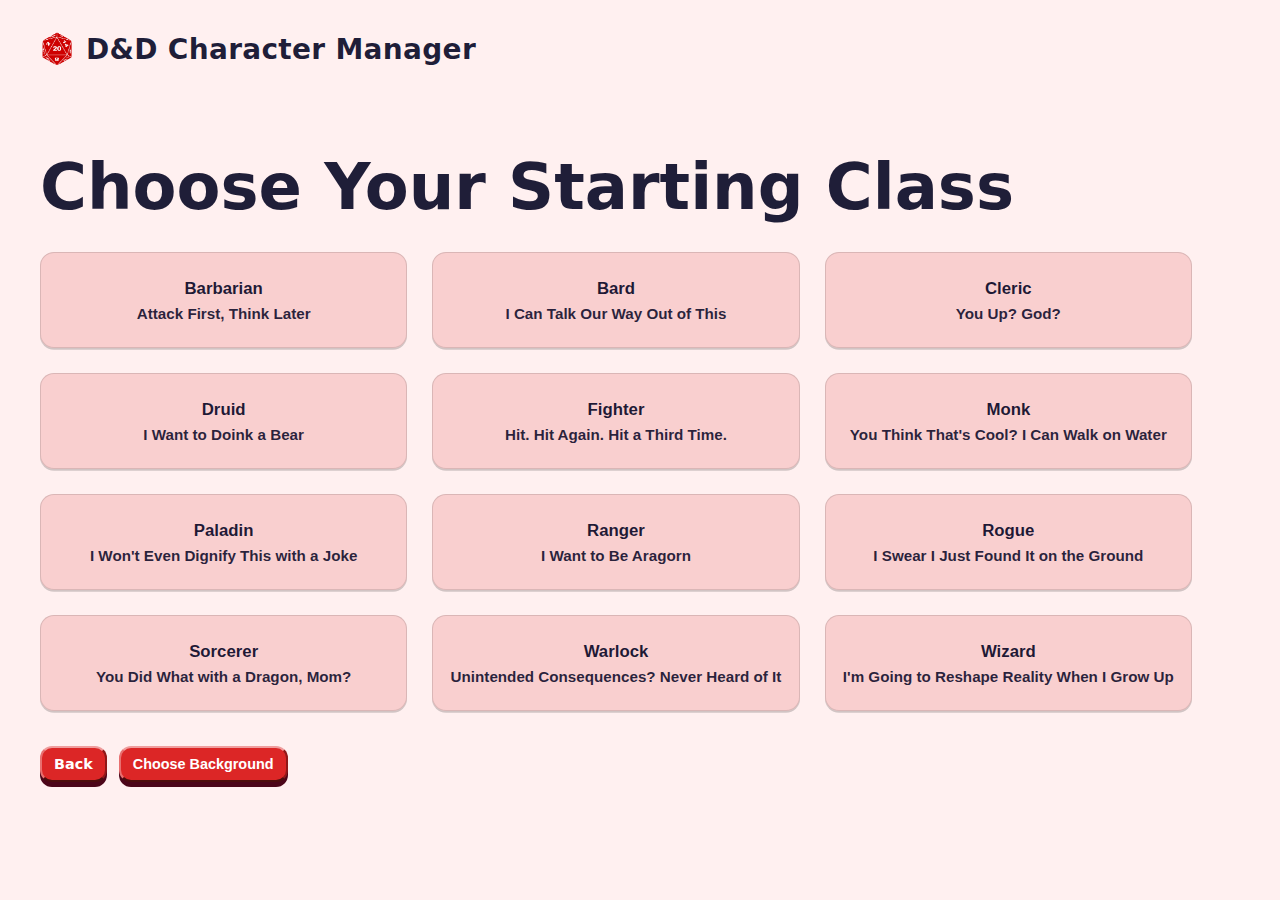
<file: D&DCharacterManager/starting_class.html>
<!DOCTYPE html>
<html lang="en">
    <head>
        <meta charset="UTF-8" />
        <meta name="viewport" content="width=device-width, initial-scale=1.0" />
        <title>D&amp;D Character Manager — Starting Class</title>
        <link rel="stylesheet" href="css/style.css" />
        <script src="js/starting_class.js" defer></script>
        <script src="js/nav.js" defer></script>
    </head>

    <body>
        <div class="page">
            <header class="header">
                <div class="brand">
                    <img class="logo" src="images/d20logo.png" alt="D20 die logo" />
                    <h1 class="title">D&amp;D Character Manager</h1>
                </div>
            </header>

            <main class="content">
                <section class="card starting-class-card" aria-labelledby="starting-class-title">
                    <h2 class="card-title1" id="starting-class-title">Choose Your Starting Class</h2>

                    <div class="class-grid starting-class-grid" role="group" aria-label="Choose a starting class">
                        <button type="button" class="class-tile" data-class="Barbarian" aria-pressed="false">
                            <div class="class-name">Barbarian</div>
                            <div class="class-ability">Attack First, Think Later</div>
                        </button>

                        <button type="button" class="class-tile" data-class="Bard" aria-pressed="false">
                            <div class="class-name">Bard</div>
                            <div class="class-ability">I Can Talk Our Way Out of This</div>
                        </button>

                        <button type="button" class="class-tile" data-class="Cleric" aria-pressed="false">
                            <div class="class-name">Cleric</div>
                            <div class="class-ability">You Up? God?</div>
                        </button>

                        <button type="button" class="class-tile" data-class="Druid" aria-pressed="false">
                            <div class="class-name">Druid</div>
                            <div class="class-ability">I Want to Doink a Bear</div>
                        </button>

                        <button type="button" class="class-tile" data-class="Fighter" aria-pressed="false">
                            <div class="class-name">Fighter</div>
                            <div class="class-ability">Hit. Hit Again. Hit a Third Time.</div>
                        </button>

                        <button type="button" class="class-tile" data-class="Monk" aria-pressed="false">
                            <div class="class-name">Monk</div>
                            <div class="class-ability">You Think That's Cool? I Can Walk on Water</div>
                        </button>

                        <button type="button" class="class-tile" data-class="Paladin" aria-pressed="false">
                            <div class="class-name">Paladin</div>
                            <div class="class-ability">I Won't Even Dignify This with a Joke</div>
                        </button>

                        <button type="button" class="class-tile" data-class="Ranger" aria-pressed="false">
                            <div class="class-name">Ranger</div>
                            <div class="class-ability">I Want to Be Aragorn</div>
                        </button>

                        <button type="button" class="class-tile" data-class="Rogue" aria-pressed="false">
                            <div class="class-name">Rogue</div>
                            <div class="class-ability">I Swear I Just Found It on the Ground</div>
                        </button>

                        <button type="button" class="class-tile" data-class="Sorcerer" aria-pressed="false">
                            <div class="class-name">Sorcerer</div>
                            <div class="class-ability">You Did What with a Dragon, Mom?</div>
                        </button>

                        <button type="button" class="class-tile" data-class="Warlock" aria-pressed="false">
                            <div class="class-name">Warlock</div>
                            <div class="class-ability">Unintended Consequences? Never Heard of It</div>
                        </button>

                        <button type="button" class="class-tile" data-class="Wizard" aria-pressed="false">
                            <div class="class-name">Wizard</div>
                            <div class="class-ability">I'm Going to Reshape Reality When I Grow Up</div>
                        </button>
                    </div>

                    <div class="button-row">
                        <a class="btn" id="back" href="race.html">Back</a>

                        <button type="button" class="btn" id="background">
                            Choose Background
                        </button>
                    </div>
                </section>
            </main>
        </div>
    </body>
</html>
</file>
<file: D&DCharacterManager/css/style.css>
:root {
    --bg: rgba(255, 240, 240, 1);
    --text: rgba(0, 0, 30, 0.88);

    --button-top: #dc2626;
    --button-hover: #7f1d1d;
    --button-shadow: #4c0519;

    --radius: 16px;
}

* {
    box-sizing: border-box;
}

body {
    margin: 0;
    font-family: system-ui, -apple-system, "Segoe UI", Roboto, Helvetica, Arial, sans-serif;
    background: var(--bg);
    color: var(--text);
}

.page {
    min-height: 100vh;
    padding: 32px 16px;
    display: flex;
    flex-direction: column;
    align-items: flex-start;
    position: relative;
}

.header {
    padding-left: 24px;
}

.brand {
    display: flex;
    align-items: center;
    gap: 12px;
}

.logo {
    width: 34px;
    height: 34px;
    object-fit: contain;
}

.title {
    margin: 0;
    font-size: 1.75rem;
    letter-spacing: 0.3px;
}

.content {
    flex: 1;
    width: 100%;
    display: flex;
    align-items: center;
}

.layout {
    width: 100%;
    display: flex;
    justify-content: flex-start;
    align-items: center;
    gap: 72px;
}

.left-column {
    width: min(940px, 100%);
    display: flex;
    flex-direction: column;
    gap: 18px;
    z-index: 2;
}

.right-column {
    position: fixed;
    top: 50%;
    right: 16px;
    transform: translateY(-50%);
    z-index: 1;
    pointer-events: none;
}

.right-graphic {
    width: min(60vw, 900px);
    height: auto;
    object-fit: contain;
    display: block;
}

@media (max-width: 900px){
    .layout{
        flex-direction: column;
        align-items: flex-start;
    }
    
    .right-column {
        display: none;
    }
}

.card {
    padding: 24px;
}

.card-title1,
.card-title2 {
    margin: 0;
    font-size: 4rem;
    line-height: 1.1;
}

.card-title1 {
    margin-bottom: 15px;
}

.card-title3 {
    margin: 0;
    margin-top: 5px;
    font-size: 1.25rem;
    line-height: 1.1;
}

.card-title4 {
    margin: 0;
    margin-top: 30px;
    font-size: 3rem;
    line-height: 1.1;
}

.button-row {
    display: flex;
    gap: 12px;
    flex-wrap: wrap;
    margin-top: 60px;
}

.btn {
    appearance: none;
    border-radius: 12px;
    padding: 8px 12px;
    font-weight: 700;
    font-size: 0.90rem;
    cursor: pointer;
    text-decoration: none;
    display: inline-flex;
    align-items: center;
    justify-content: center;
    user-select: none;

    background: var(--button-top);
    color: #ffffff;

    border-style: solid;
    border-width: 2px;
    border-top-color: rgba(255, 255, 255, 0.55);
    border-left-color: rgba(255, 255, 255, 0.35);
    border-right-color: rgba(0, 0, 0, 0.35);
    border-bottom-color: rgba(0, 0, 0, 0.65);

    box-shadow: 0 5px 0 var(--button-shadow);
    transform: translateY(0);
    transition: transform 90ms ease, box-shadow 90ms ease, background 90ms ease;
}

.btn:hover {
    background: var(--button-hover);
    transform: translateY(4px);
    box-shadow: 0 3px 0 var(--button-shadow);
}

.btn:active {
    transform: translateY(8px);
    box-shadow: 0 0 0 var(--button-shadow);
}

.btn:focus-visible {
    outline: 3px solid rgba(220, 38, 38, 0.35);
    outline-offset: 3px;
}

.button-row {
    margin-top: 35px;
}

/*-------------------------------------------*/

.race-card {
    max-width: 1200px;
    width: 100%;
}

.race-grid {
    grid-template-columns: repeat(5, minmax(0, 1fr));
}

.dynamic-grid {
    --cols: 3;
    display: grid;
    grid-template-columns: repeat(var(--cols), minmax(0, 1fr));
    gap: 14px;
}

.subrace-section {
    margin-top: 60px;
}

.subrace-grid {
    margin-top: 10px;
}

@media (max-width: 1200px) {
    .race-grid,
    .subrace-dragonborn {
        grid-template-columns: repeat(3, minmax(0, 1fr));
    }
}

@media (max-width: 1200px) {
    .race-grid,
    .subrace-grid,
    .subrace-dragonborn,
    .subrace-goliath,
    .subrace-elf,
    .subrace-tiefling,
    .subrace-gnome {
        grid-template-columns: 1fr;
    }
}

/*-------------------------------------------*/

.starting-class-card {
    max-width: 1200px;
    width: 100%;
}

.class-grid {
    margin-top: 30px;
    display: grid;
    gap: 25px;
}

.starting-class-grid {
    grid-template-columns: repeat(3, minmax(0, 1fr));
}

.class-tile {
    appearance: none;
    border: 1px solid rgba(0, 0, 0, 0.12);
    border-radius: 14px;

    background: rgba(220, 38, 38, 0.16);
    color: inherit;

    padding: 14px 14px;
    text-align: center;
    min-height: 96px;

    cursor: pointer;

    box-shadow: 0 1.75px 0 rgba(0, 0, 0, 0.18);

    transition: transform 120ms ease, box-shadow 120ms ease, background-color 120ms ease, border-color 120ms ease;
}

.class-tile:hover {
    background: rgba(220, 38, 38, 0.26);
    transform: translateY(1px);
    box-shadow: 0 1px 0 rgba(0, 0, 0, 0.18);
}

.class-tile:focus-visible {
    outline: 3px solid rgba(220, 38, 38, 0.35);
    outline-offset: 2px;
}

.class-tile.is-selected {
    background: rgba(220, 38, 38, 0.34);
    border-color: rgba(220, 38, 38, 0.45);
}

.class-name {
    font-weight: 800;
    font-size: 1.05rem;
    margin-bottom: 6px;
}

.class-ability {
    font-weight: 600;
    font-size: 0.95rem;
    opacity: 0.95;
}

@media (max-width: 900px) {
    .class-grid {
        grid-template-columns: repeat(2, minmax(0, 1fr));
    }
}

@media (max-width: 560px) {
    .class-grid {
        grid-template-columns: 1fr;
    }
}

/*-------------------------------------------*/

.background-grid {
    grid-template-columns: repeat(4, minmax(0, 1fr));
}

@media (max-width: 1050px) {
    .background-grid {
        grid-template-columns: repeat(2, minmax(0, 1fr));
    }
}

@media (max-width: 560px) {
    .background-grid {
        grid-template-columns: 1fr;
    }
}

/*-------------------------------------------*/

.ability-option-card {
    max-width: 1100px;
    width: 100%;
}

.ability-option-grid {
    margin-top: 35px;
    display: grid;
    grid-template-columns: repeat(2, minmax(0, 1fr));
    gap: 20px;
}

.ability-option-tile {
    display: flex;
    flex-direction: column;
    align-items: center;
    justify-content: space-between;

    padding: 22px 22px;
    min-height: 260px;

    border-radius: 18px;
    border: 1px solid rgba(0, 0, 0, 0.14);

    background: rgba(220, 38, 38, 0.12);
    color: inherit;

    cursor: pointer;
    text-decoration: none;

    box-shadow: 0 3px 0 rgba(0, 0, 0, 0.18);

    transition: transform 140ms ease, box-shadow 140ms ease, background-color 140ms ease, border-color 140ms ease;
}

.ability-option-tile:hover {
    background: rgba(220, 38, 38, 0.20);
    transform: translateY(1px);
    box-shadow: 0 2px 0 rgba(0, 0, 0, 0.18);
}

.ability-option-tile:active {
    transform: translateY(3px);
    box-shadow: 0 0 0 rgba(0, 0, 0, 0.18);
}

.ability-option-tile:focus-visible {
    outline: 3px solid rgba(220, 38, 38, 0.35);
    outline-offset: 3px;
}

.ability-option-kicker {
    font-weight: 800;
    font-size: 1.05rem;
    margin-bottom: 6px;
}

.ability-option-title {
    font-weight: 900;
    font-size: 1.55rem;
    line-height: 1.1;
}

.ability-option-text {
    text-align: center;
}

.ability-option-image--dice {
    width: 205px;
}

.ability-option-image--brain {
    width: 115px;
}


@media (max-width: 800px) {
    .ability-option-grid {
        grid-template-columns: 1fr;
    }

    .ability-option-tile {
        min-height: 220px;
    }
}

/*-------------------------------------------*/

.roller-card {
    max-width: 1200px;
    width: 100%;
}

.dice-row {
    margin-top: 20px;
    display: flex;
    gap: 14px;
    justify-content: flex-start;
}

.die-cell {
    width: 86px;
    height: 86px;
    border-radius: 16px;
    border: 1px solid rgba(0, 0, 0, 0.14);
    background: rgba(0, 0, 0, 0.04);

    display: flex;
    align-items: center;
    justify-content: center;

    font-weight: 900;
    font-size: 2.0rem;
}

.die-cell.dropped {
    background: rgba(0, 0, 0, 0.14);
    opacity: 0.65;
}

.roller-controls {
    margin-top: 14px;
    display: flex;
    align-items: center;
    gap: 14px;
}

.roll-count {
    font-weight: 700;
    opacity: 0.85;
}

.pool-wrap {
    margin-top: 45px;
}

.pool-grid {
    background: rgba(0, 0, 0, 0.08);
    border-radius: 14px;
    padding: 14px;

    display: grid;
    grid-template-columns: repeat(6, minmax(0, 1fr));
    gap: 10px;
}

.pool-cell {
    min-height: 46px;
    display: flex;
    align-items: center;
    justify-content: center;
}

.pool-number {
    appearance: none;
    border: none;
    background: transparent;

    font-weight: 900;
    font-size: 1.35rem;
    line-height: 1;

    cursor: pointer;

    padding: 6px 10px;
    border-radius: 10px;

    transition: transform 120ms ease, background-color 120ms ease, opacity 120ms ease;
}

.pool-number:hover {
    transform: translateY(-1.5px);
}

.pool-number.is-selected {
    outline: 3px solid rgba(220, 38, 38, 0.35);
    outline-offset: 0.3px;
}

.pool-number.is-used {
    opacity: 0.30;
    cursor: not-allowed;
}

.ability-assign {
    margin-top: 20px;
    display: grid;
    grid-template-columns: repeat(6, minmax(0, 1fr));
    gap: 12px;
}

.ability-label {
    font-weight: 800;
    margin-bottom: 6px;
    text-align: center;
}

.ability-tile {
    width: 100%;
    border-radius: 14px;
    border: 1px solid rgba(0, 0, 0, 0.14);
    background: rgba(255, 255, 255, 0.35);

    padding: 10px 10px;

    cursor: pointer;
    text-align: center;

    transition: transform 120ms ease, background-color 120ms ease;
}

.ability-tile:hover {
    background: rgba(255, 255, 255, 0.55);
    transform: translateY(-1px);
}

.ability-tile.is-selected {
    outline: 3px solid rgba(220, 38, 38, 0.35);
    outline-offset: 2px;
}

.ability-number {
    font-weight: 900;
    font-size: 1.35rem;
    line-height: 1.1;
}

.ability-mod {
    margin-top: 4px;
    font-weight: 700;
    font-size: 0.95rem;
    opacity: 0.85;
    min-height: 1.1em;
}

.ability-undo-space {
    height: 30px;
    display: flex;
    align-items: center;
    justify-content: center;
    margin-top: 5px;
}

.btn-undo {
    width: auto;
    height: 26px;

    padding: 0 12px;
    font-size: 0.75rem;
    font-weight: 800;

    border-radius: 9px;

    box-shadow: 0 3px 0 var(--btn-shadow);
}

.btn-undo:hover {
    transform: translateY(2px);
    box-shadow: 0 1px 0 var(--btn-shadow);
}

.btn-undo:active {
    transform: translateY(4px);
    box-shadow: 0 0 0 var(--btn-shadow);
}

.btn[hidden] {
    display: none;
}

.ability-bonus-space {
    margin-top: 10px;
}

.ability-bonus {
    width: 100%;
    padding: 8px 10px;
    border-radius: 12px;
    border: 1px solid rgba(0, 0, 0, 0.14);
    background: rgba(255, 255, 255, 0.45);
    cursor: pointer;
}

.ability-bonus option:disabled {
    opacity: 0.45;
}

@media (max-width: 1100px) {
    .ability-assign {
        grid-template-columns: repeat(3, minmax(0, 1fr));
    }
}

@media (max-width: 620px) {
    .dice-row {
        flex-wrap: wrap;
    }

    .ability-assign {
        grid-template-columns: repeat(2, minmax(0, 1fr));
    }
}

/*-------------------------------------------*/

.pointbuy-card {
    max-width: 1200px;
    width: 100%;
}

.pointbuy-table-wrap {
    display: flex;
    justify-content: center;
    margin-top: 18px;
}

.pointbuy-table {
    width: min(1100px, 100%);
    border-collapse: separate;
    border-spacing: 0;
    font-size: 1.1rem;
}

.pointbuy-table th,
.pointbuy-table td {
    padding: 12px 14px;
    vertical-align: middle;
    text-align: center;
}

.pointbuy-table thead th {
    text-align: center;
    font-weight: 700;
}

.pointbuy-table tfoot td {
    border-bottom: none;
}

.pointbuy-table tbody tr > :nth-child(2),
.pointbuy-table tbody tr > :nth-child(4) {
    display: flex;
    align-items: center;
    justify-content: center;
    gap: 8px;
}

.pointbuy-table thead tr {
    box-shadow: inset 0 -1px 0 rgba(0, 0, 0, 0.12);
}

.pointbuy-table tbody tr {
    box-shadow: inset 0 -1px 0 rgba(0, 0, 0, 0.12);
}

.error-area {
    margin-top: 16px;
    padding: 12px 14px;
    border: 1px solid transparent;
    border-radius: 12px;

    height: 72px;
    visibility: hidden;
}

.error-title {
    font-weight: 800;
    margin: 0 0 6px 0;
}

.error-message {
    margin: 0;
}

.error-area.has-error {
    visibility: visible;
    background: rgba(220, 38, 38, 0.10);
    border-color: rgba(220, 38, 38, 0.35);
}

.btn-sm {
    width: 23px;
    height: 20px;
    padding: 0;
    font-size: 0.6rem;
    border-radius: 7px;
    box-shadow: 0 3px 0 var(--btn-shadow);
}

.btn-sm:hover {
    transform: translateY(2px);
    box-shadow: 0 1px 0 var(--btn-shadow);
}

.btn-sm:active {
    transform: translateY(4px);
    box-shadow: 0 0 0 var(--btn-shadow);
}

/*-------------------------------------------*/

.skills-card {
    max-width: 1400px;
    width: 100%;
}

#skills-subtitle {
    white-space: pre-line;
}

.skills-abilities {
    margin-top: 25px;
    display: grid;
    grid-template-columns: repeat(6, minmax(0, 1fr));
    gap: 14px;
}

.skills-ability-tile {
    width: 100%;
    border-radius: 14px;
    border: 1px solid rgba(0, 0, 0, 0.14);
    background: rgba(255, 255, 255, 0.35);
    padding: 10px 10px;
    text-align: center;
}

.skills-ability-score {
    font-weight: 900;
    font-size: 1.35rem;
    line-height: 1.1;
}

.skills-ability-mod {
    margin-top: 4px;
    font-weight: 700;
    font-size: 0.95rem;
    opacity: 0.85;
    min-height: 1.1em;
}

.skill-list {
    margin-top: 10px;
    display: flex;
    flex-direction: column;
    gap: 8px;
}

.no-skill-note {
    opacity: 0.75;
    font-weight: 650;
    font-size: 0.9rem;
}

.skill-item {
    display: flex;
    flex-direction: column;
    align-items: flex-start;
    gap: 6px;

    padding: 8px 10px;
    border-radius: 12px;
    background: rgba(0, 0, 0, 0.03);
    border: 1px solid rgba(0, 0, 0, 0.08);
}

.skill-main-row {
    display: flex;
    align-items: center;
    gap: 10px;
    width: 100%;
}

.skill-item.is-disabled {
    opacity: 0.45;
}

.skill-item.is-locked {
    opacity: 0.95;
    border-color: rgba(220, 38, 38, 0.30);
    background: rgba(220, 38, 38, 0.07);
}

.skill-check {
    width: 18px;
    height: 18px;
    accent-color: rgb(220, 38, 38);
    cursor: pointer;
}

.skill-label {
    font-weight: 750;
    cursor: pointer;
}

.skill-main-row {
    display: flex;
    align-items: center;
    gap: 10px;
}

.skill-expertise-row {
    display: flex;
    align-items: center;
    gap: 8px;
    margin-left: 28px;
    margin-top: 6px;
    font-weight: 700;
    font-size: 0.9rem;
    opacity: 0.9;
}

.expertise-check {
    width: 16px;
    height: 16px;
    accent-color: rgb(220, 38, 38);
    cursor: pointer;
}

.expertise-label {
    cursor: pointer;
}

.choices-bar {
    margin-top: 15px;
    margin-bottom: 14px;
    display: flex;
    justify-content: flex-end;
    font-weight: 800;
    font-size: 1.15rem;
    opacity: 0.9;
}

@media (max-width: 1200px) {
    .skills-abilities {
        grid-template-columns: repeat(3, minmax(0, 1fr));
    }
}

@media (max-width: 650px) {
    .skills-abilities {
        grid-template-columns: repeat(2, minmax(0, 1fr));
    }
}

/*---------------------------------------------*/

.character-details-card {
    width: 100%;
    max-width: 1200px;
}

.details-top {
    margin-top: 14px;
}

.details-row {
    display: grid;
    grid-template-columns: 1fr 1fr;
    gap: 14px;
    margin-top: 12px;
}

.box-group {
    display: flex;
    flex-direction: column;
    gap: 6px;
    margin-top: 12px;
}

.box-group > .details-box {
    margin-top: 0;
}

.box-label {
    font-weight: 900;
    letter-spacing: 0.2px;
}

.field {
    display: flex;
    flex-direction: column;
    gap: 6px;
}

.field-label {
    font-weight: 700;
    letter-spacing: 0.2px;
}

.field-input {
    width: 100%;
    padding: 12px 12px;
    border-radius: 12px;
    border: 2px solid var(--card-border);
    background: rgba(0, 0, 0, 0.22);
    color: var(--text);
}

.details-grid {
    display: grid;
    grid-template-columns: 1fr 2fr 2fr; /* 1/5, 2/5, 2/5 */
    gap: 16px;
    margin-top: 18px;
    align-items: stretch;
}

.details-col {
    display: flex;
    flex-direction: column;
    min-height: 520px;
}

.details-ability-list {
    height: 100%;
    display: flex;
    flex-direction: column;
    justify-content: space-between;
    gap: 10px;
}

.details-ability-tile {
    border: 2px solid var(--card-border);
    border-radius: 14px;
    background: rgba(0, 0, 0, 0.18);
    padding: 12px 10px;
    text-align: center;
}

.details-ability-score {
    font-size: 1.75rem;
    font-weight: 900;
    margin-top: 6px;
}

.details-ability-mod {
    margin-top: 4px;
    opacity: 0.92;
}

.details-box {
    border: 2px solid var(--card-border);
    border-radius: 14px;
    background: rgba(0, 0, 0, 0.16);
    padding: 12px 12px;
    margin-top: 12px;
}

.details-box-plain {
    margin-top: 0;
}

.details-box-title {
    font-weight: 900;
    margin-bottom: 10px;
}

.details-plain {
    font-weight: 900;
    letter-spacing: 0.2px;
}

.details-lines {
    display: flex;
    flex-direction: column;
    gap: 6px;
}

.details-line {
    display: flex;
    justify-content: space-between;
    gap: 12px;
}

.details-line-name {
    font-weight: 700;
}

.details-line-value {
    font-weight: 900;
}

.details-box-grow {
    flex: 1;
    overflow: auto;
}

.details-line-passive {
    margin-left: 12px;
    font-size: 0.92rem;
    font-weight: 700;
    opacity: 0.9;
    display: block; /* prevents right-align layout */
}

.mini-grid {
    display: grid;
    grid-template-columns: 1fr 1fr;
    gap: 12px;
}

.mini-tile {
    border: 2px solid var(--card-border);
    border-radius: 14px;
    background: rgba(0, 0, 0, 0.18);
    padding: 12px 10px;
    min-height: 86px;
}

.mini-value {
    text-align: center;
    font-size: 1.75rem;
    font-weight: 900;
    margin-top: 12px;
}

.btn-equip {
    display: block;
    width: fit-content;
    margin: 12px auto 0 auto;
}

.equipments-body {
    flex: 1;
    margin-top: 10px;
}

@media (max-width: 980px) {
    .details-row {
        grid-template-columns: 1fr;
    }

    .details-grid {
        grid-template-columns: 1fr;
    }

    .details-col {
        min-height: auto;
    }

    .details-ability-list {
        justify-content: flex-start;
    }
}

/*---------------------------------------------*/

.equipment-card {
    width: 100%;
    max-width: 1200px;
}

.equipment-content {
    margin-top: 14px;
}

.equipment-section {
    margin-top: 16px;
}

.equipment-section-title {
    font-weight: 900;
    letter-spacing: 0.2px;
    margin-bottom: 8px;
}

.equipment-box {
    border: 2px solid var(--card-border);
    border-radius: 14px;
    background: rgba(0, 0, 0, 0.16);
    padding: 12px 12px;
}

.equipment-item {
    display: flex;
    align-items: center;
    gap: 10px;
    padding: 6px 4px;
    border-radius: 10px;
}

.equipment-item:hover {
    background: rgba(255, 255, 255, 0.06);
}

.equipment-item.is-disabled {
    opacity: 0.45;
}

.equipment-item.is-disabled input {
    pointer-events: none;
}

.equipment-label {
    font-weight: 700;
}

.equipment-note {
    margin-top: 10px;
    opacity: 0.8;
}

.equipment-line {
    display: flex;
    align-items: center;
    justify-content: space-between;
    gap: 12px;
    padding: 6px 0;
}

.equipment-line-text {
    font-weight: 800;
}
</file>
